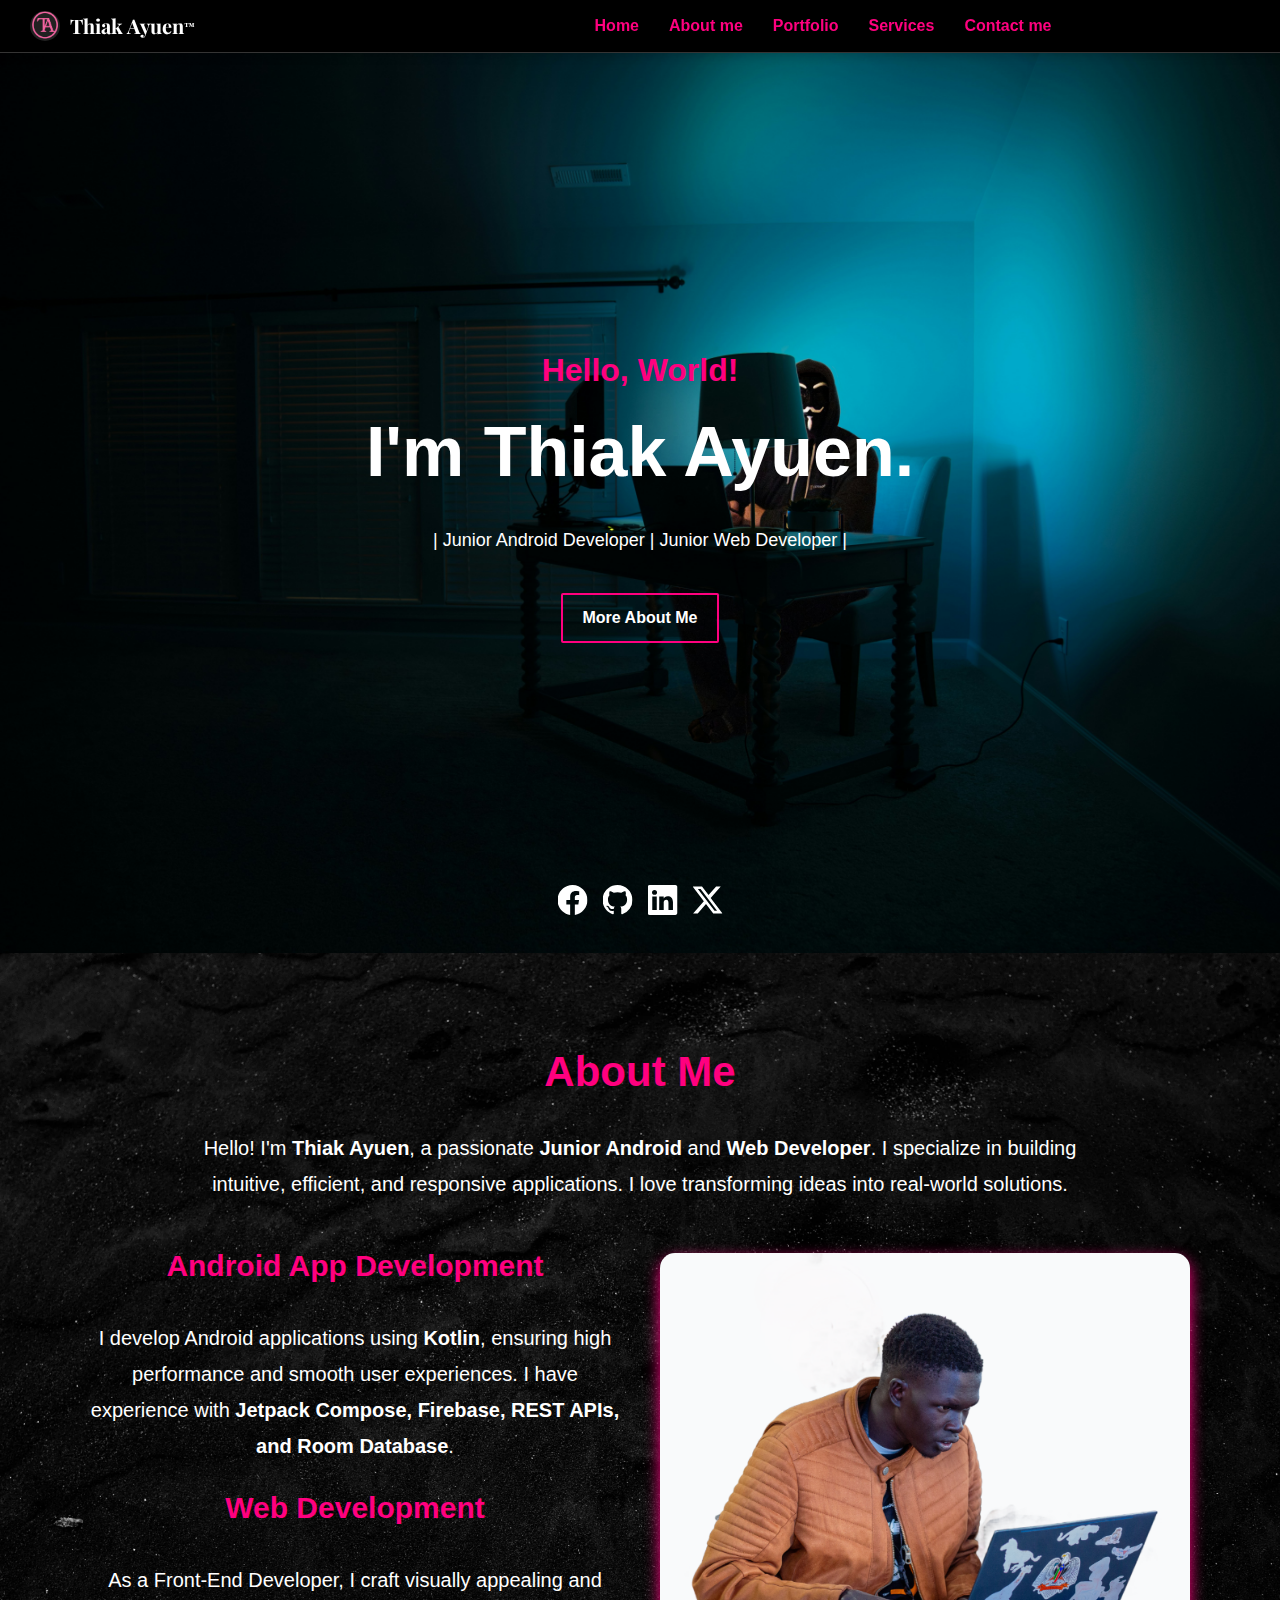
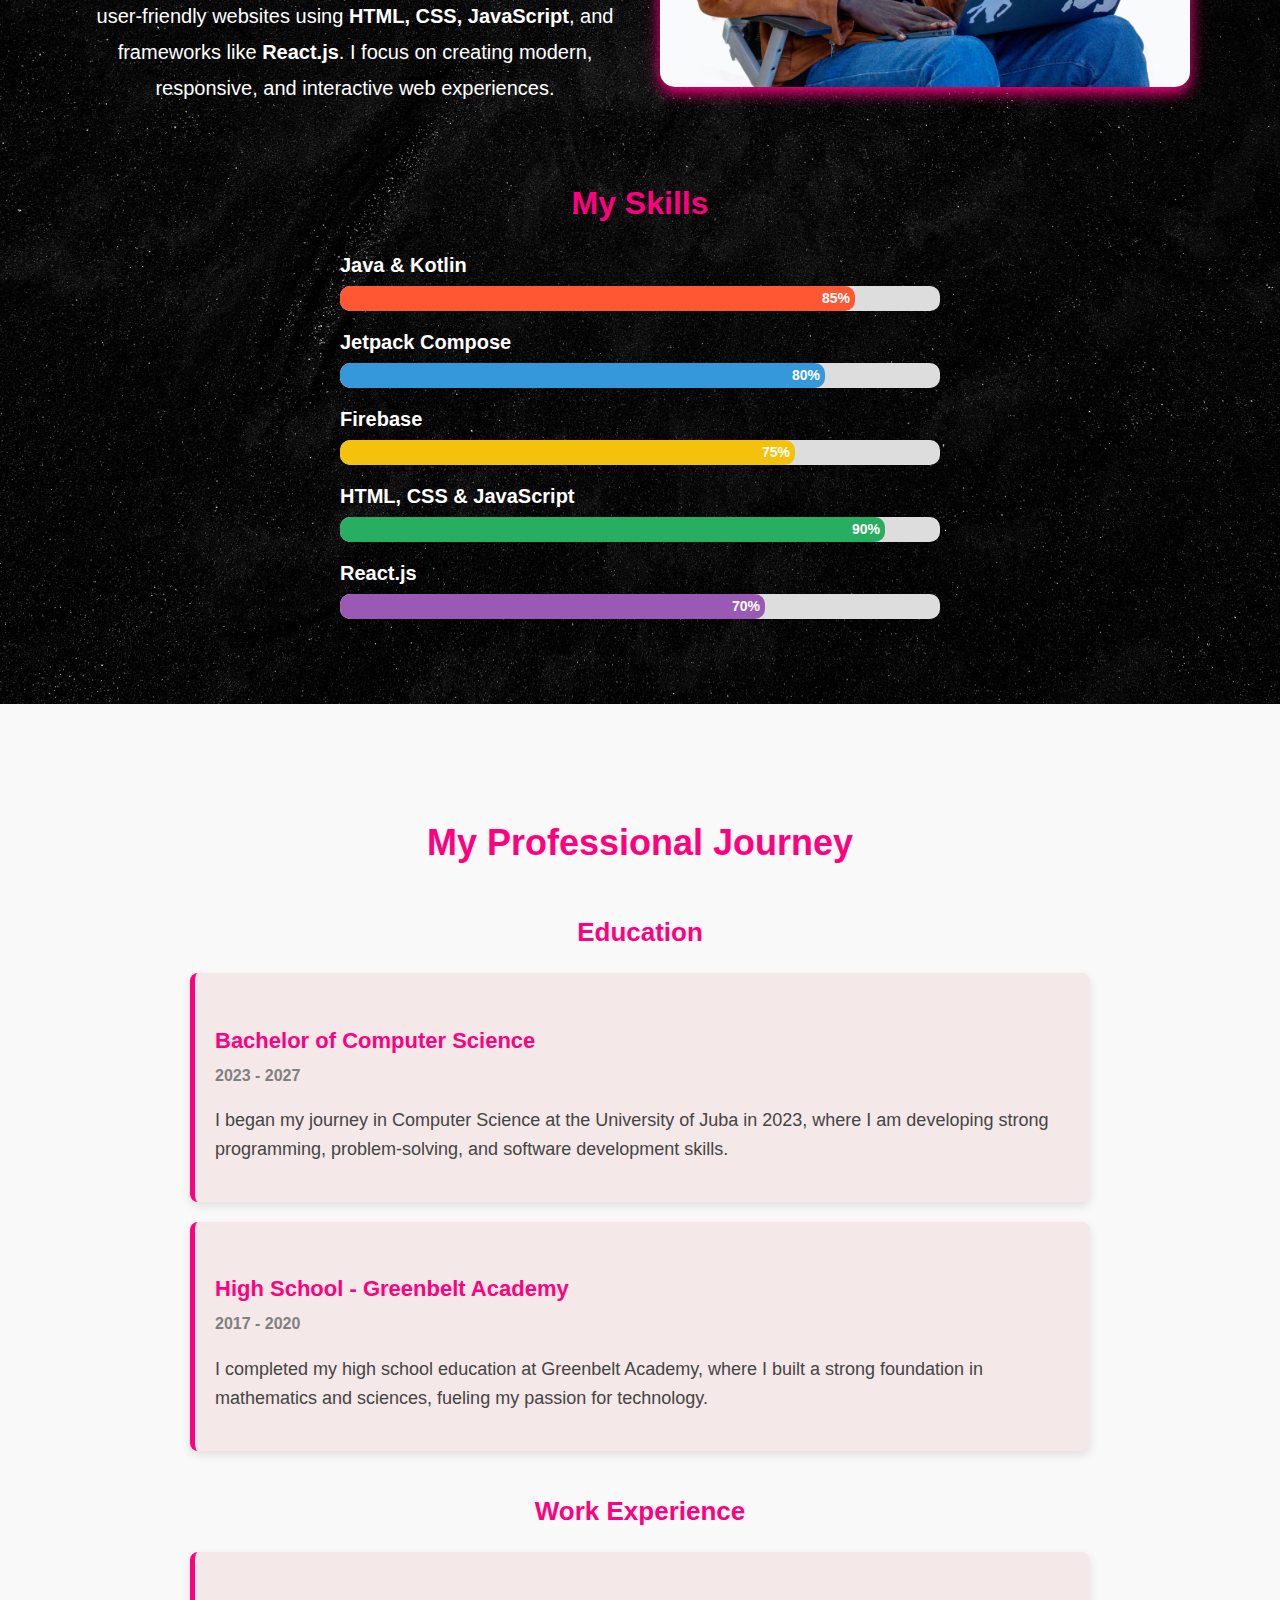
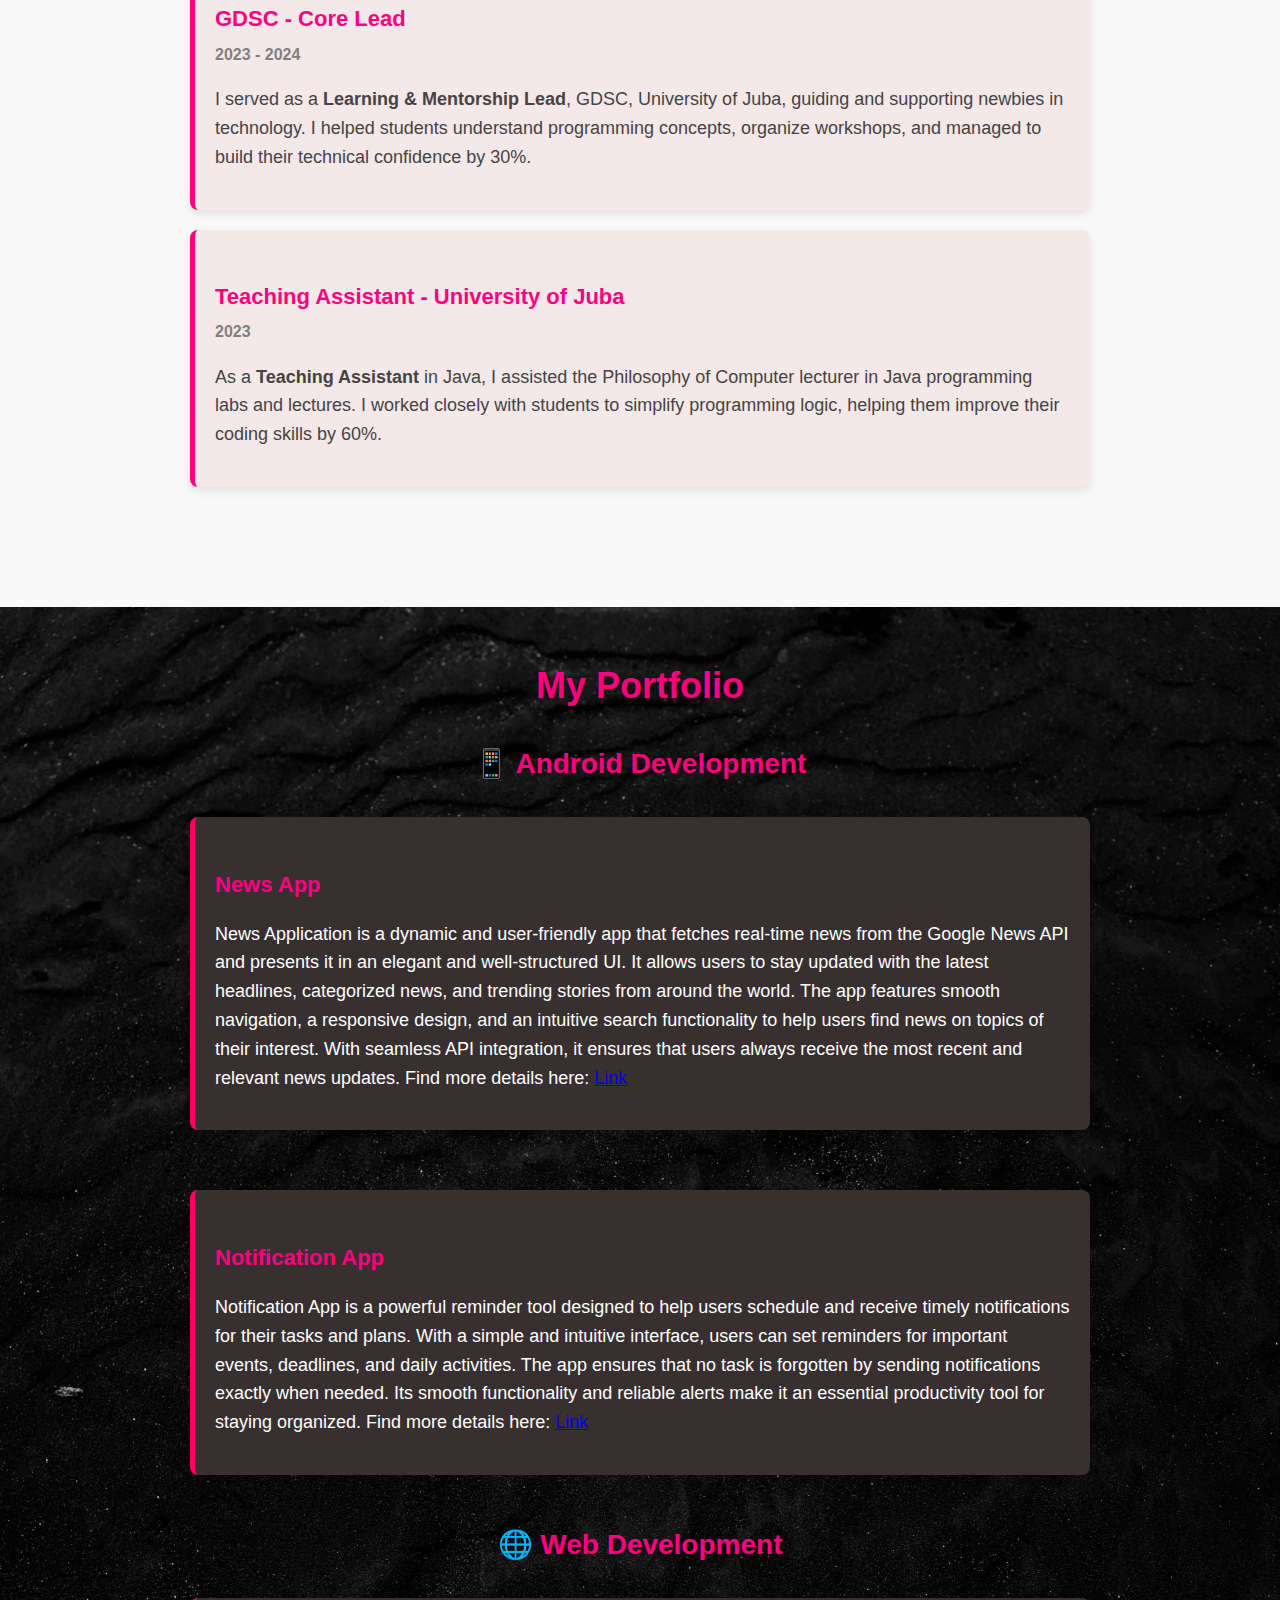
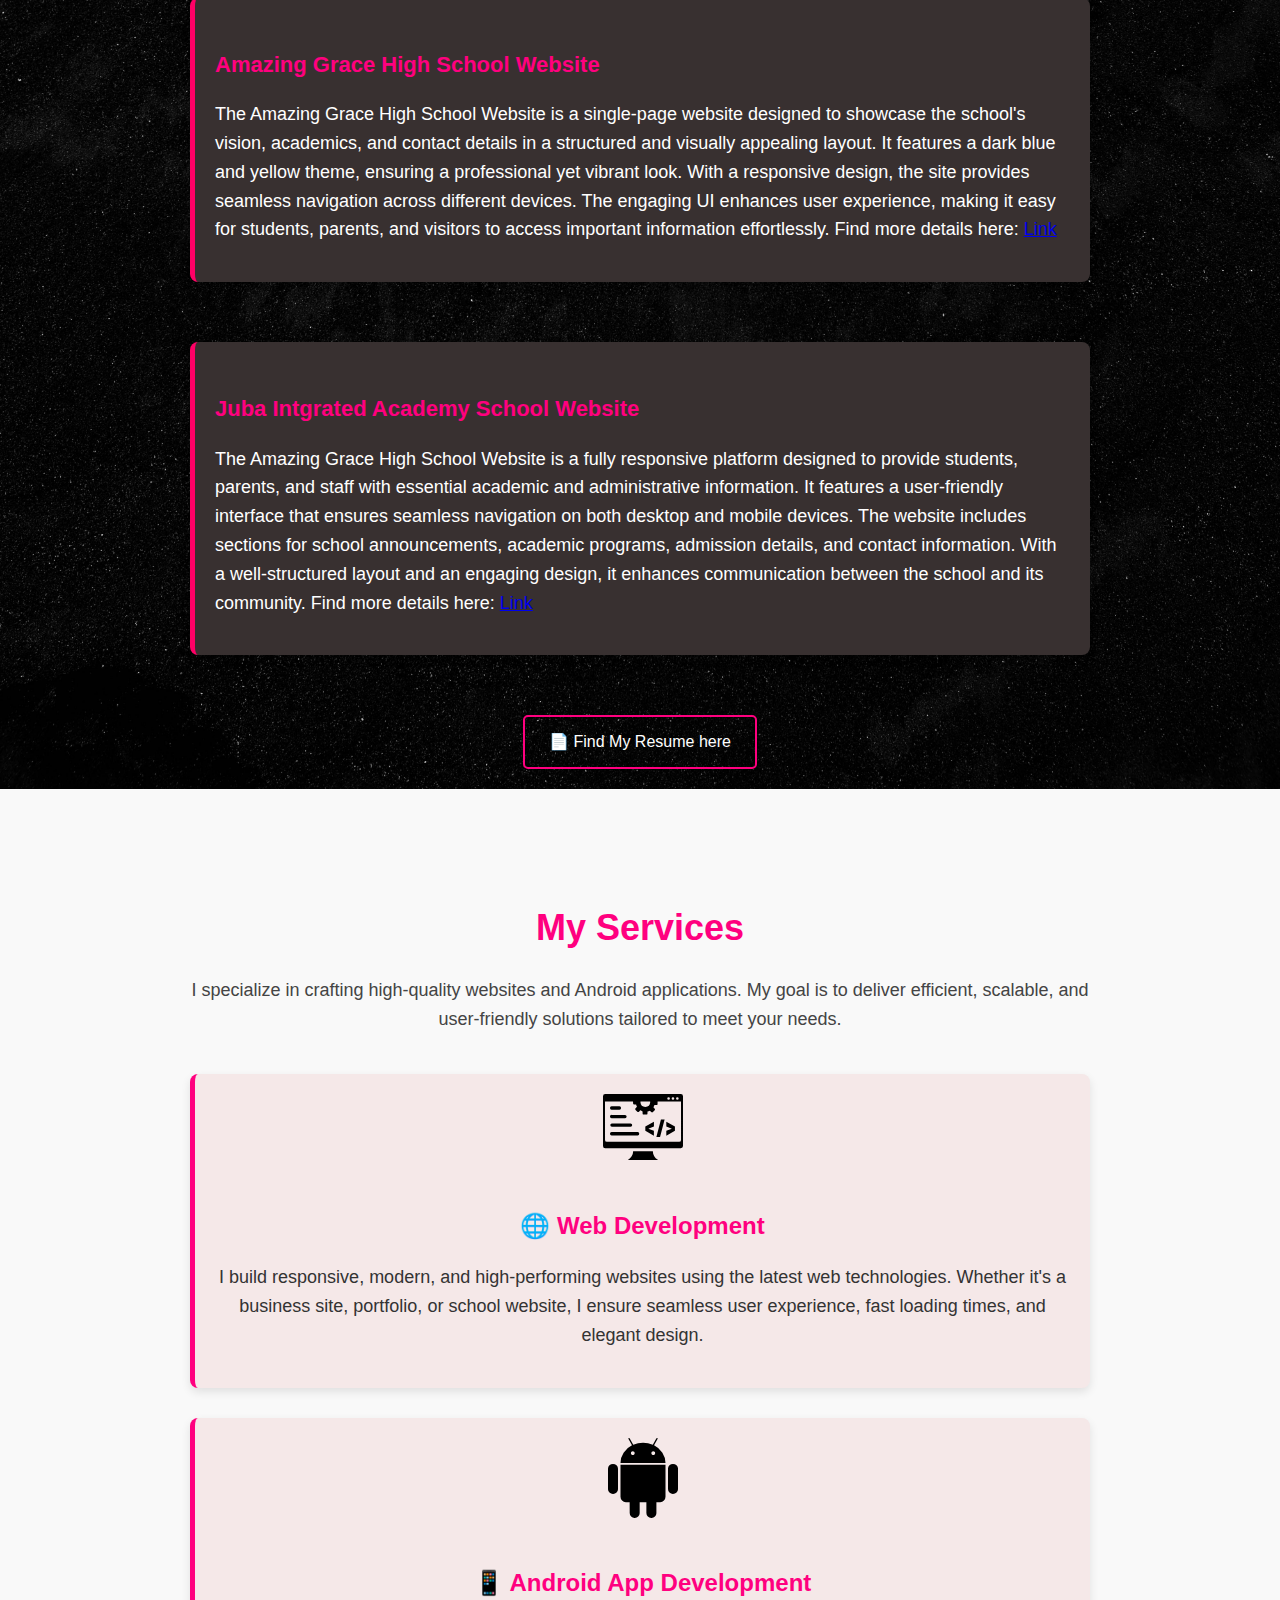
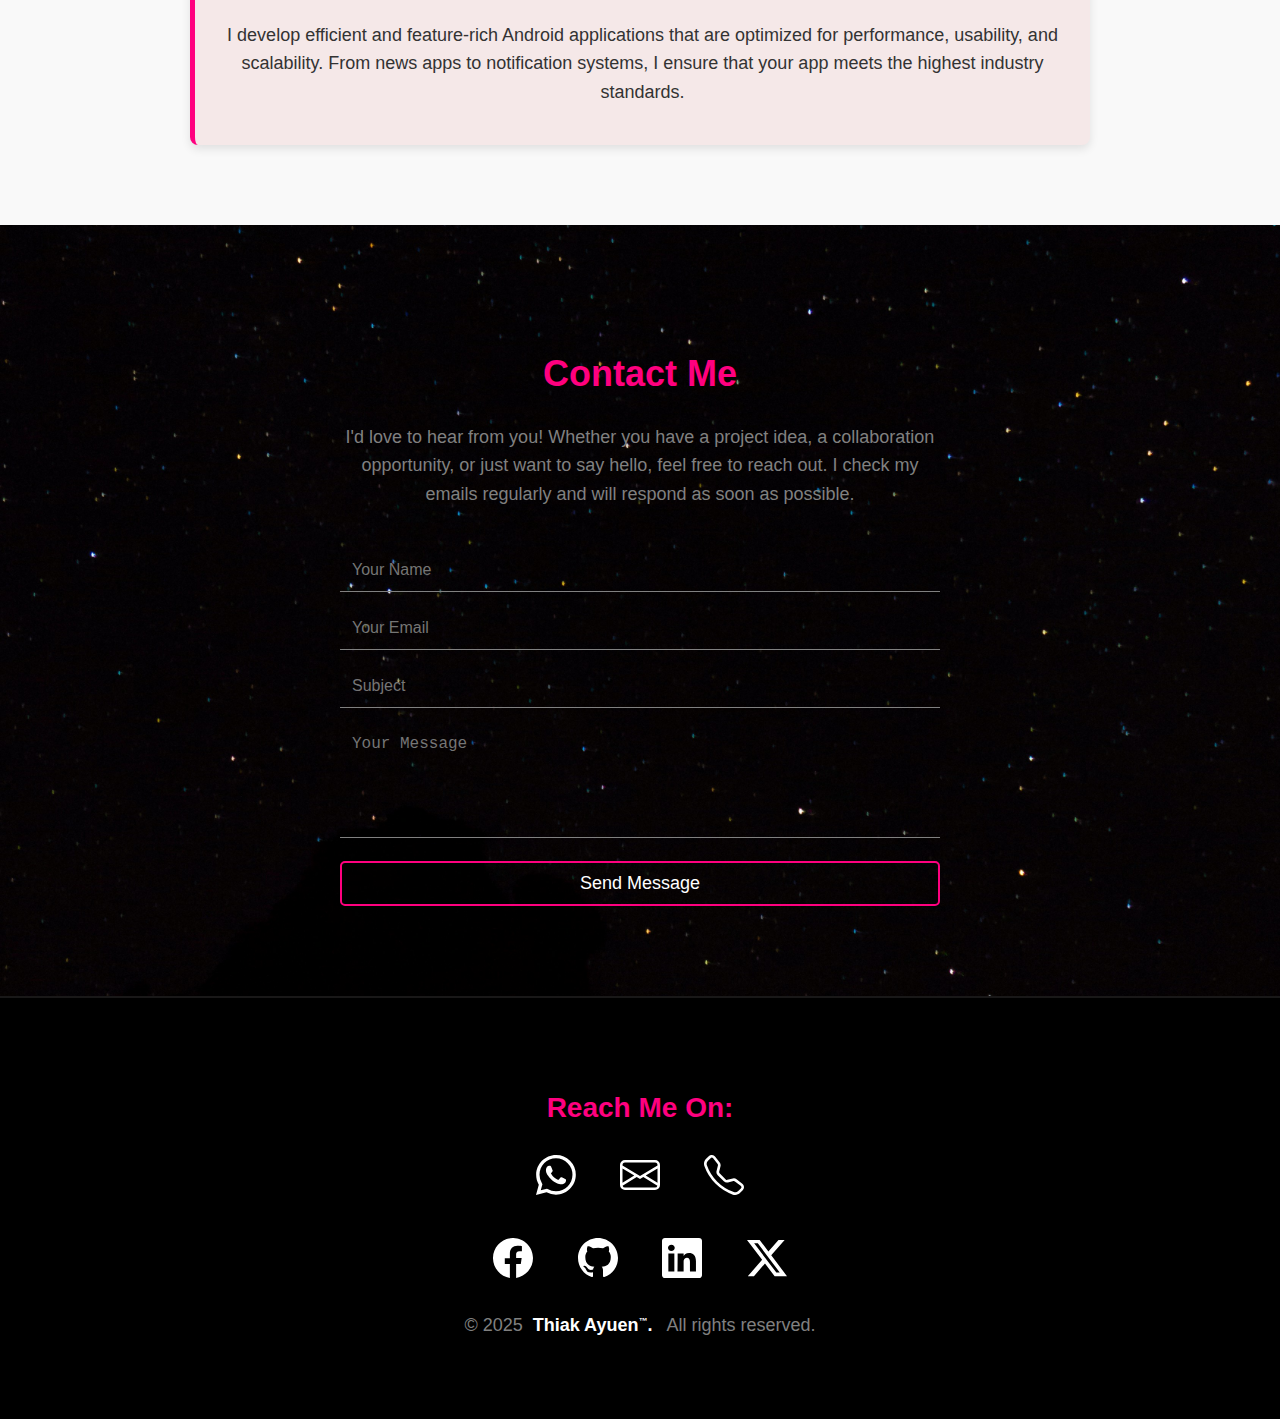
<file: index.html>
<!DOCTYPE html>
<html lang="en">
<head>

    <meta name="google-site-verification" content="gUVnkhGfsipgXSlMpKO1IBY78pAiS46PZYH4HhW3BF0" />
    <link href="https://fonts.googleapis.com/css2?family=Playfair+Display&display=swap" rel="stylesheet">
    
    <meta charset="UTF-8">
    <meta name="viewport" content="width=device-width, initial-scale=1.0">
    <title>Thiak Ayuen - Techie </title>
    <link rel="stylesheet" href="styles.css">
</head>
<body>

    <header>
        <div class="menu-container">
            <div class="menu-icon" id="hamburger">
                <span>☰</span>
                <span class="menu-name"><img src="thiaklogo.png" alt="my_logo">Thiak Ayuen<sup>™</sup></span>
            </div>


            <div class="sidebar" id="sidebar">
                <ul>
                    <li><a href="#hero">Home</a></li>
                    <li><a href="#about-me">About me</a></li>
                    <li><a href="#portfolio">Portfolio</a></li>
                    <li><a href="#services">Services</a></li>
                    <li><a href="#contact">Contact me</a></li>
                </ul>
            </div>
        </div>
    </header>

    <div class="overlay" id="overlay"></div>
      
    

     <!-- Hero Section -->
    <div class="hero" id="hero">

        <div class="hero-text">
            <h1>Hello, World!</h1>
            <h2>I'm Thiak Ayuen.</h2>
            <p>| Junior Android Developer | Junior Web Developer |</p>
            <p><a href="#about-me" class="button">More About Me</a></p>

            <div class="social-icons">
                <a href="https://www.facebook.com/thiakayuen/"><img src="facebook.svg" alt="facebook"></a>
                <a href="https://github.com/Thiakayuen"><img src="github.svg" alt="github"></a>
                <a href="https://www.linkedin.com/in/thiakayuen/"><img src="linkedin.svg" alt="linkedin"></a>
                <a href="https://x.com/Thiakmaleth1"><img src="twitter-x.svg" alt="x(formerly twitter)"></a>
            </div>
        </div>
    </div>

    <!-- About me section -->
    <section id="about-me" class="about-me">
        <div class="container">
            <h2>About Me</h2>
            <p class="intro-text">
                Hello! I'm <strong>Thiak Ayuen</strong>, a passionate <strong>Junior Android </strong> and <strong> Web Developer</strong>.  
                I specialize in building intuitive, efficient, and responsive applications. I love transforming ideas into real-world solutions.
            </p>
    
            <div class="about-content">
                <div class="about-text">
                    <h3>Android App Development</h3>
                    <p>
                        I develop Android applications using <strong>Kotlin</strong>, ensuring high performance and smooth user experiences.  
                        I have experience with <strong>Jetpack Compose, Firebase, REST APIs, and Room Database</strong>.
                    </p>
    
                    <h3>Web Development</h3>
                    <p>
                        As a Front-End Developer, I craft visually appealing and user-friendly websites using  
                        <strong>HTML, CSS, JavaScript</strong>, and frameworks like <strong>React.js</strong>.  
                        I focus on creating modern, responsive, and interactive web experiences.
                    </p>
                </div>
    
                <div class="about-image">
                    <img src="thiak.png" alt="Thiak Ayuen - Android & Web Developer">
                </div>
            </div>
    
            <!-- Skills Section -->
            <div class="skills">
                <h3>My Skills</h3>
            
                <div class="skill">
                    <span>Java &amp; Kotlin</span>
                    <div class="progress-bar"><div class="progress java-kotlin">85%</div></div>
                </div>
            
                <div class="skill">
                    <span>Jetpack Compose</span>
                    <div class="progress-bar"><div class="progress jetpack-compose">80%</div></div>
                </div>
            
                <div class="skill">
                    <span>Firebase</span>
                    <div class="progress-bar"><div class="progress firebase">75%</div></div>
                </div>
            
                <div class="skill">
                    <span>HTML, CSS &amp; JavaScript</span>
                    <div class="progress-bar"><div class="progress web-dev">90%</div></div>
                </div>
            
                <div class="skill">
                    <span>React.js</span>
                    <div class="progress-bar"><div class="progress react">70%</div></div>
                </div>
            </div>
        </div>
    </section>
    
    

    <section id="journey" class="journey">
        <div class="container">
            <h2>My Professional Journey</h2>
    
            <div class="timeline">
                <!-- Education Section -->
                <h3 class="section-headings">Education</h3>
                <div class="timeline-item">
                    <h4>Bachelor of Computer Science</h4>
                    <span class="year">2023 - 2027</span>
                    <p>
                        I began my journey in Computer Science at the University of Juba in 2023, where I am developing strong programming, problem-solving, and software development skills.
                    </p>
                </div>
    
                <div class="timeline-item">
                    <h4>High School - Greenbelt Academy</h4>
                    <span class="year">2017 - 2020</span>
                    <p>
                        I completed my high school education at Greenbelt Academy, where I built a strong foundation in mathematics and sciences, fueling my passion for technology.
                    </p>
                </div>
    
                <!-- Work Experience Section -->
                <h3 class="section-headings">Work Experience</h3>
                <div class="timeline-item">
                    <h4>GDSC - Core Lead</h4>
                    <span class="year">2023 - 2024</span>
                    <p>
                        I served as a <strong>Learning &amp; Mentorship Lead</strong>, GDSC, University of Juba, guiding and supporting newbies in technology.  
                        I helped students understand programming concepts, organize workshops, and managed to build their technical confidence by 30%.
                    </p>
                </div>
    
                <div class="timeline-item">
                    <h4>Teaching Assistant - University of Juba</h4>
                    <span class="year">2023</span>
                    <p>
                        As a <strong>Teaching Assistant</strong> in Java, I assisted the Philosophy of Computer lecturer in Java programming labs and lectures.  
                        I worked closely with students to simplify programming logic, helping them improve their coding skills by 60%.
                    </p>
                </div>
            </div>
        </div>
    </section>
    
    
    

    <section id="portfolio" class="portfolio">
        <div class="container">
            <h2>My Portfolio</h2>
    
            <!-- Android Projects -->
            <div class="portfolio-category">
                <h3>📱 Android Development</h3>
                <div class="portfolio-items">
                    <!-- News App -->
                    <div class="portfolio-item">
                        <h4>News App</h4>
                        <p>
                            News Application is a dynamic and user-friendly app that fetches real-time news from the Google 
                            News API and presents it in an elegant and well-structured UI. It allows users to stay updated 
                            with the latest headlines, categorized news, and trending stories from around the world. The app 
                            features smooth navigation, a responsive design, and an intuitive search functionality to help users
                             find news on topics of their interest. With seamless API integration, it ensures that users always
                              receive the most recent and relevant news updates. Find more details here: 
                              <a href="#hero" rel="noopener">Link</a>
                        </p>
                    </div>
    
                    <!-- Notification App -->
                    <div class="portfolio-item">
                        <h4>Notification App</h4>
                        <p>
                            Notification App is a powerful reminder tool designed to help users schedule and receive timely 
                            notifications for their tasks and plans. With a simple and intuitive interface, users can set 
                            reminders for important events, deadlines, and daily activities. The app ensures that no task is
                             forgotten by sending notifications exactly when needed. Its smooth functionality and reliable 
                             alerts make it an essential productivity tool for staying organized. Find more details here:
                             <a href="#hero" rel="noopener">Link</a>
                        </p>
                    </div>
                </div>
            </div>
    
            <!-- Web Development Projects -->
            <div class="portfolio-category">
                <h3>🌐 Web Development</h3>
                <div class="portfolio-items">
                    <!-- Amonto Girls Academy Website -->
                    <div class="portfolio-item">
                        <h4>Amazing Grace High School Website</h4>
                        <p>
                            The Amazing Grace High School Website is a single-page website designed to showcase the school's vision, 
                            academics, and contact details in a structured and visually appealing layout. It features a dark blue 
                            and yellow theme, ensuring a professional yet vibrant look. With a responsive design, the site 
                            provides seamless navigation across different devices. The engaging UI enhances user experience,
                            making it easy for students, parents, and visitors to access important information effortlessly.
                            Find more details here:
                            <a href="#hero" rel="noopener">Link</a>
                        </p>
                    </div>
    
                    <!-- Amazing Grace High School Website -->
                    <div class="portfolio-item">
                        <h4>Juba Intgrated Academy School Website</h4>
                        <p>
                            The Amazing Grace High School Website is a fully responsive platform designed to provide students, 
                            parents, and staff with essential academic and administrative information. It features a user-friendly
                             interface that ensures seamless navigation on both desktop and mobile devices. The website includes 
                             sections for school announcements, academic programs, admission details, and contact information. 
                             With a well-structured layout and an engaging design, it enhances communication between the school 
                             and its community. Find more details here:
                             <a href="#hero" rel="noopener">Link</a>

                        </p>
                    </div>
                </div>
            </div>
    
            <!-- Resume Download -->
            <div class="resume-download">
                <a href="cv/mycv.pdf" download class="resume-btn" target="_blank" rel="noopener">📄 Find My Resume here</a>
            </div>
        </div>
    </section>
    


    <section id="services" class="services">
        <div class="container">
            <h2>My Services</h2>
            <p class="services-intro">
                I specialize in crafting high-quality websites and Android applications.  
                My goal is to deliver efficient, scalable, and user-friendly solutions  
                tailored to meet your needs.
            </p>
    
            <div class="service-list">
                <!-- Web Development Service -->
                <div class="service-item">
                    <img src="web-development-icon.svg" alt="Web Development">
                    <h3>🌐 Web Development</h3>
                    <p>
                        I build responsive, modern, and high-performing websites  
                        using the latest web technologies. Whether it's a business site,  
                        portfolio, or school website, I ensure seamless user experience,  
                        fast loading times, and elegant design.
                    </p>
                </div>
    
                <!-- Android App Development Service -->
                <div class="service-item">
                    <img src="android2.svg" alt="Android Development">
                    <h3>📱 Android App Development</h3>
                    <p>
                        I develop efficient and feature-rich Android applications  
                        that are optimized for performance, usability, and scalability.  
                        From news apps to notification systems, I ensure that your app  
                        meets the highest industry standards.
                    </p>
                </div>
            </div>
        </div>
    </section>
    

    <!-- Contact Section -->
    <section id="contact" class="contact">
        <div class="container">
            <h2>Contact Me</h2>
            <p class="contact-intro">
                I'd love to hear from you! Whether you have a project idea,  
                a collaboration opportunity, or just want to say hello, feel free  
                to reach out. I check my emails regularly and will respond as soon as possible.
            </p>
    
            <form id="contact-form">
                <div class="form-group">
                    <input type="text" name="name" placeholder="Your Name" required>
                </div>
                <div class="form-group">
                    <input type="email" name="email" placeholder="Your Email" required>
                </div>
                <div class="form-group">
                    <input type="text" name="subject" placeholder="Subject" required>
                </div>
                <div class="form-group">
                    <textarea name="message" rows="5" placeholder="Your Message" required></textarea>
                </div>
                <button id="submit" type="submit">Send Message</button>
            </form>
        </div>
        <div id="popup-message">Message Sent!</div> 
    </section>  
    

    <footer>
        <div class="contact-me">
            <h3>Reach Me On:</h3>
        
        <div class="contact-icons">
            <a href="https://wa.me/message/UN2HIRVOOSZRJ1" target="_blank" rel="noopener noreferrer"><img src="whatsapp.svg" alt="WhatsApp"></a>
            <a href="mailto:ayuenthiak@gmail.com"><img src="envelope.svg" alt="Email"></a>
            <a href="tel:+211927694769"><img src="telephone.svg" alt="Call"></a>
        </div>
        <div class="contact-icons">
            <a href="https://www.facebook.com/thiakayuen/"><img src="facebook.svg" alt="facebook"></a>
            <a href="https://github.com/Thiakayuen"><img src="github.svg" alt="github"></a>
            <a href="https://www.linkedin.com/in/thiakayuen/"><img src="linkedin.svg" alt="linkedin"></a>
            <a href="https://x.com/Thiakmaleth1"><img src="twitter-x.svg" alt="x(formerly twitter)"></a>
            <p class="foot">&copy; 2025<a href="#hero">Thiak Ayuen<sup>™</sup>.</a> All rights reserved.</p>
        </div>
    </div>

    </footer>
    <script src="script.js"></script>

    <script src="https://formspree.io/js/formbutton-v1.min.js" defer></script>
  <script>
    window.formbutton=window.formbutton||function(){(formbutton.q=formbutton.q||[]).push(arguments)};
    formbutton("create", {action: "https://formspree.io/f/mqapdorq",
    })
  </script>
  
</body>
</html>
</file>
<file: styles.css>
body {
  font-family: 'Poppins', sans-serif;
  line-height: 1.6;
  margin: 0;
  padding: 0;
  background-color: black;
  font-size: 16px;
}


/* Desktop styles */
@media (min-width: 931px) {
  header {
    position: sticky;
    top: 0;
    width: 100%;
    background: black;
    z-index: 1000;
    box-shadow: 0 2px 10px rgba(0, 0, 0, 0.2);
    border-bottom: 1px solid rgb(53, 52, 52);
  }

  .menu-container {
    display: flex;
    align-items: center;
    justify-content: space-between;
    width: 100%;
    padding: 10px 30px;
  }

  .menu-icon {
    display: flex;
    align-items: center;
    background: none;
    border: none;
    font-size: 24px;
    color: white;
    cursor: default;
    height: auto;
  }

  .menu-icon span:first-child {
    display: none; 
  }

  .menu-name {
    font-size: 20px;
    font-weight: bold;
    color: white;
    margin-left: 0;
    font-family: 'Playfair Display', serif;
    display: flex;
    align-items: center;
  }

  .menu-name img {
    width: 30px;
    height: 30px;
    border-radius: 50%;
    margin-right: 10px;
  }

  sup {
    font-size: 0.5em; 
    vertical-align: super;
  }
  

  .sidebar {
    position: absolute;
    transform: translateX(-50%);
    display: flex;
    justify-content: center;
    align-items: center;
    padding: 0;
    box-shadow: none;
    right: 0;
  }

  .sidebar ul {
    display: flex;
    gap: 30px;
    list-style: none;
    margin: 0;
    padding: 0;
  }

  .sidebar li {
    margin: 0;
  }

  .sidebar a {
    color: rgb(255, 0, 127);
    font-size: 16px;
    text-decoration: none;
    padding: 10px 0;
    position: relative;
    transition: color 0.3s;
    font-weight: bold;
  }
  
  .sidebar a::after {
    content: "";
    position: absolute;
    bottom: 0;
    left: 0;
    width: 0%;
    height: 2px;
    background-color: rgb(255, 0, 127);
    transition: width 0.3s ease-in-out;
  }
  
  .sidebar a:hover::after {
    width: 100%;
  }
  

  .overlay {
    display: none !important;
  }
}


@media (max-width: 930px) {
  /* Menu container */
  .menu-container {
    position: fixed; 
    top: 40px; 
    left: 10px;
    z-index: 1001;
    width: 90px !important;
  }

  .menu-icon {
    display: flex;
    align-items: center;
    justify-content: space-between; 
    width: 100%; 
    height: 40px; 
    background: rgb(255, 0, 127);
    color: black;
    font-size: 20px;
    cursor: pointer;
    border-radius: 10px 10px 0 0;
    border: none;
    padding: 0 15px; 
    transition: background 0.3s ease-in-out, opacity 0.3s ease;
  }

  .menu-name {
    font-size: 11px !important;  
    font-weight: lighter;
    color: #ffffff;
    margin-left: 2px;
  }

  .menu-name img {
    display: none;
  }

  .hidden {
    opacity: 0; 
    transform: translateY(-10px); 
    pointer-events: none; 
  }

  /* Sidebar (Mobile only) */

  .sidebar {
    position: absolute;
    top: 100%;
    left: 0;
    width: 120px !important;
    max-width: 300px;
    background: rgb(255, 0, 127) !important;
    padding-top: 20px;
    transition: transform 0.3s ease-in-out;
    box-shadow: 2px 0 10px rgba(0, 0, 0, 0.2);
    border-radius: 0 0 10px 10px;
    border: none;
    transform: translateY(-10px) scaleY(0);
    transform-origin: top;
    z-index: 1000;
  }

  .sidebar.open {
    transform: translateY(0) scaleY(1);
  }

  .sidebar ul {
    list-style: none;
    padding: 0;
    margin: 0;
  }

  .sidebar a {
    display: block; 
    color: white;
    padding: 10px 20px;
    text-decoration: none;
    font-size: 14px;
    position: relative;
    transition: 0.3s;
  }

  .sidebar a::after {
    content: "";
    position: absolute;
    left: 0;
    bottom: 0;
    width: 0%;
    height: 2px;
    background-color: white;
    transition: width 0.3s ease-in-out;
  }

  .sidebar a:hover::after {
    width: 100%;
  }

  .overlay {
    position: fixed;
    top: 0;
    left: 0;
    width: 100%;
    height: 100%;
    background: rgba(0, 0, 0, 0.5);
    display: none;
    transition: 0.3s;
  }

  .overlay.active {
    display: block;
  }
}


/* Hero Section */
.hero {
  width: 100%;
  height: 100vh; 
  background: url('pexel.jpg') no-repeat center center/cover;
  display: flex;
  align-items: center;
  justify-content: center;
  text-align: center;
  position: relative;
  flex-direction: column;
  color: white;
}

.hero-text {
  padding: 20px;
  border-radius: 10px;
  color: white;
  z-index: 2;
}

/* Mobile View Adjustments */
@media screen and (max-width: 768px) {
  .hero .hero-text h1 {
    font-size: 18px !important;
  }

  .hero .hero-text h2 {
    font-size: 26px !important;
  }

  .hero-text p {
    font-size: 15px !important;
    padding: 0 10px !important; 
  }
  .button {
    font-size: 15px !important;
    font-weight: lighter !important;
  }
  .social-icons img {
    width: 20px !important;
    height: 20px !important; 
  }
}

.hero h1 {
  margin: 0;
  color: rgb(255, 0, 127);
  margin: 0;
  padding: 0;
}

.hero h2 {
  margin: 0px;
  font-size: 70px;
  font-weight: bold;
  padding: 0;
}

.hero p {
  font-size: 18px;
  max-width: 600px;
  padding: 0;
  text-align: center;
}

.button {
  margin-top: 20px;
  display: inline-block;
  padding: 10px 20px;
  border-radius: 2px;
  border: 2px solid rgb(255, 0, 127);
  background: transparent;
  color: white;
  font-size: 16px;
  font-weight: bold;
  text-decoration: none;
  cursor: pointer;
  transition: 0.3s ease-in-out;
}

.button:hover {
  transform: scale(0.9);
  background: rgba(255, 0, 127, 0.2); 
}

.social-icons {
  position: absolute;
  bottom: 30px; 
  left: 50%;
  transform: translateX(-50%); 
  display: flex;
  gap: 15px;
}

.social-icons img {
  width: 30px;
  height: 30px;
  transition: 0.3s ease-in-out;
    filter: invert(1); 
}

.social-icons a:hover img {
  transform: scale(1.2);
}


/* About Me Section */
/* Mobile view */
@media (max-width: 768px) {
  .about-content {
    flex-direction: column-reverse; 
    text-align: center;
  }

  .about-text {
    padding-right: 0; 
  }

  .about-text h3 {
    text-align: center;
    font-size: 18px;
  } 
  .about-text p {
    text-align: center;
    font-size: 15px;
  }

  .about-me .container p {
    font-size: 15px !important;
  }

  .about-me h2 {
    font-size: 22px !important;
    margin-bottom: 15px !important;
  }

  .about-content .about-text h3 {
    font-size: 18px;
    margin-top: 20px;
  }
}


.about-me .container p {
  font-size: 20px;
}

.about-me {
  background: url('portfilio.jpg') no-repeat center center/cover;; 
  color: white;
  padding: 50px 20px;
  text-align: center;
}

.about-me .container {
  max-width: 1100px;
  margin: auto;
}

.about-me h2 {
  font-size: 42px;
  margin-bottom: 25px;
  color: rgb(255, 0, 127);
}

.about-me .intro-text {
  font-size: 20px;
  max-width: 900px;
  margin: auto;
  line-height: 1.8;
}

.about-content {
  display: flex;
  align-items: center;
  justify-content: space-between;
  flex-wrap: wrap;
  margin-top: 20px;
}

.about-text {
  flex: 1;
  text-align: left;
  padding-right: 40px;
}

.about-text h3 {
  font-size: 30px;
  color: rgb(255, 0, 127);
  margin-top: 20px;
  text-align: center;
}

.about-text p {
  font-size: 20px;
  line-height: 1.8;
  text-align: center;
}

.about-image {
  flex: 1;
  text-align: center;
}

.about-image img {
  max-width: 100%;
  border-radius: 15px; 
  box-shadow: 0 6px 15px rgb(255, 0, 127);
  height: auto;
}


/* Skills Section */
.skills {
  max-width: 600px;
  margin: auto;
  text-align: center;
  padding: 20px;
}

.skills h3 {
  font-size: 32px;
  color: rgb(255, 0, 127);
  margin-bottom: 20px;
}

@media(max-width: 768px) {
  .skills h3 {
    font-size: 20px;
  }
  .skills .skill {
    text-align: center;
    margin: 15px 0;
  }
  .skills .skill span {
    font-size: 16px;
  }
  .skill .progress-bar {
    height: 20px;
  }
  .skill .progress {
    font-size: 10px;
  }
}

.skill {
  margin: 15px 0;
  text-align: left;
}

.skill span {
  font-size: 20px;
  font-weight: bold;
  display: block;
  margin-bottom: 5px;
}

/* Progress Bar */
.progress-bar {
  width: 100%;
  height: 25px;
  background: #ddd;
  border-radius: 10px;
  overflow: hidden;
  position: relative;
}

.progress {
  height: 100%;
  color: white;
  font-size: 14px;
  font-weight: bold;
  text-align: right;
  padding-right: 5px;
  line-height: 25px;
  border-radius: 10px;
}

.java-kotlin { width: 85%; background: #ff5733; }
.jetpack-compose { width: 80%; background: #3498db; }
.firebase { width: 75%; background: #f4c20d; }
.web-dev { width: 90%; background: #27ae60; }
.react { width: 70%; background: #9b59b6; }


/* Professional Journey Section */
.journey {
  background: #f9f9f9;
  color: #444;
  padding: 80px 20px;
  text-align: center;
}

.journey .container {
  max-width: 900px;
  margin: auto;
}

.journey h2 {
  font-size: 36px;
  color: rgb(255, 0, 127);
  margin-bottom: 30px;
}

.section-headings {
  font-size: 26px;
  color: rgb(255, 0, 127);
  text-align: center;
  margin: 40px 0 20px;
  font-weight: bold;
}

.timeline {
  text-align: left;
  margin-bottom: 40px;
}

.timeline-item {
  background: rgb(245, 232, 232);
  padding: 20px;
  border-left: 5px solid rgb(255, 0, 127);
  box-shadow: 0 4px 10px rgba(0, 0, 0, 0.1);
  margin-bottom: 20px;
  border-radius: 8px;
}

.timeline-item h4 {  
  font-size: 22px;
  color: rgb(255, 0, 127);
  margin-bottom: 5px;
}

.timeline-item .year {
  display: block;
  font-size: 16px;
  color: grey;
  font-weight: bold;
  margin-bottom: 10px;
}

.timeline-item p {
  font-size: 18px;
  line-height: 1.6;
}

/* Responsive Styles */
@media (max-width: 768px) {
  .journey {
    padding: 20px 20px;
  }

  .journey h2 {
    font-size: 22px;
    margin-bottom: 20px;
  }

  .section-headings {
    font-size: 18px;
    margin: 30px 0 15px;
  }

  .timeline-item h4 {  
    font-size: 16px;
  }

  .timeline-item p {
    font-size: 15px !important;
  }
}



/* Portfolio Section */
.portfolio {
  background: url('portfilio.jpg') no-repeat center center/cover;
  color: #fff;
  padding: 20px 20px;
  text-align: center;
}

.portfolio .container {
  max-width: 900px;
  margin: auto;
}

@media(max-width: 768px) {
  .portfolio {
    padding: 30px 20px;
  }
  .portfolio .container h2 {
    font-size: 22px;
  }
  .container .portfolio-category h3 {
    font-size: 18px;
  }
   .portfolio-items .portfolio-item h4 {
    font-size: 16px;
  }

  .portfolio-items .portfolio-item p {
    font-size: 15px;
  }
  .resume-btn {
    font-size: 14px !important;
  }
}

.portfolio h2 {
  font-size: 36px;
  color: rgb(255, 0, 127); 
  margin-bottom: 10px;
}

.portfolio-category {
  margin-bottom: 20px;
}

.portfolio-category h3 {
  font-size: 28px;
  color: rgb(255, 0, 127); 
  margin-bottom: 10px;
}

.portfolio-items {
  display: flex;
  flex-direction: column;
  gap: 20px;
}

.portfolio-item {
  background: rgb(56, 48, 48);
  padding: 20px;
  border-left: 5px solid #ff0066;
  box-shadow: 0 4px 10px rgba(0, 0, 0, 0.1);
  border-radius: 8px;
  text-align: left;
  color: white;
  margin: 20px 0;
}

.portfolio-item h4 {
  font-size: 22px;
  color: rgb(255, 0, 127);
  margin-bottom: 5px;
}

.portfolio-item p {
  font-size: 18px;
  line-height: 1.6;
}

.resume-download {
  margin-top: 40px;
}

.resume-btn {
  display: inline-block;
  padding: 12px 24px;
  background:transparent;
  color: white;
  cursor: pointer;
  font-size: 16px;
  text-decoration: none;
  border-radius: 5px;
  border: 2px solid rgb(255, 0, 127);
  transition: 0.3s ease-in-out;
}

.resume-btn:hover {
  transform: scale(0.9);
  background: rgba(255, 0, 127, 0.2); 
}


/* Services Section */
.services {
  background: #f9f9f9;
  color: black;
  padding: 80px 20px;
  text-align: center;
}

.services .container {
  max-width: 900px;
  margin: auto;
}

@media(max-width: 768px) {
  .services {
    padding: 30px 20px;
  }
  .services .container h2 {
    font-size: 22px;
  }
  .container .services-intro {
    font-size: 15px;
  }
  .service-list .service-item h3 {
    font-size: 18px;
  }
  .service-list .service-item p {
    font-size: 15px;
  }
}

.services h2 {
  font-size: 36px;
  color: rgb(255, 0, 127); 
  margin-bottom: 20px;
}

.services-intro {
  font-size: 18px;
  margin-bottom: 40px;
  color: #444;
}

.service-list {
  display: flex;
  flex-direction: column;
  gap: 30px;
}

.service-item {
  background: rgb(245, 232, 232);
  padding: 20px;
  box-shadow: 0 4px 10px rgba(0, 0, 0, 0.1);
  text-align: center;
  border-radius: 8px;
  border-left: 5px solid rgb(255, 0, 127);
}

.service-item img {
  width: 80px;
  height: auto;
  margin-bottom: 15px;
}

.service-item h3 {
  font-size: 24px;
  color: rgb(255, 0, 127);
  margin-bottom: 10px;
}

.service-item p {
  font-size: 18px;
  line-height: 1.6;
  color: #333;
}


/* Contact Section */
.contact {
  background: url('portfi.jpg') no-repeat center center/cover;
  color: white;
  padding: 80px 20px;
  text-align: center;
  box-sizing: border-box; 
  overflow-x: hidden;
}

.contact .container {
  max-width: 600px;
  margin: auto;
  padding: 10px;
}

@media (max-width: 768px) {
  .contact {
    padding: 30px 20px;
    margin: 10px;
  }
  .contact .container {
    max-width: 100%;
    margin: 0 auto; 
    padding: 10px; 
    box-sizing: border-box;
  }
  .contact .container h2 {
    font-size: 22px;
  }
  .contact .container p {
    font-size: 15px;
  }
  form {
    max-width: 100%;
    margin: 0 auto; 
    text-align: center;
    font-size: 15px;
  }
   form button {  
    font-size: 12px;
    margin: 20px 60px;
  }
}

.contact h2 {
  font-size: 36px;
  color: rgb(255, 0, 127); 
  margin-bottom: 20px;
}

.contact-intro {
  font-size: 18px;
  margin-bottom: 40px;
  color: grey;
}

/* Contact Form */
form {
  display: flex;
  flex-direction: column;
  gap: 15px;
  align-items: stretch;
  width: 100%;
}

.form-group {
  width: 100%;
}

.form-group input,
.form-group textarea {
  width: 100%; 
  padding: 12px;
  border: none;
  border-bottom: 1px solid gray;
  font-size: 16px;
  color: white;
  outline: none;
  box-sizing: border-box; 
  background: transparent;
}

.form-group input:focus,
.form-group textarea:focus {
  border-bottom: 2px solid rgb(255, 0, 127);
  background-color: white;
  color: black;
}

.form-group textarea {
  resize: none;
}

button {
  background: transparent;
  color: white;
  padding: 10px 20px;  
  font-size: 18px;
  border: 2px solid rgb(255, 0, 127); 
  border-radius: 5px; 
  cursor: pointer;
  transition: transform 0.3s ease-in-out, background 0.3s ease-in-out;
}

button:hover {
  transform: scale(0.9); 
  background: rgba(255, 0, 127, 0.2); 
}


/* Footer */
footer {
  text-align: center;
  background: black; 
  padding: 20px;
  border-top: 2px solid rgb(25, 24, 24);
}

footer a {
  display: inline-block;
  margin: 10px;
}

@media(max-width: 768px) {
  footer {
    padding: 20px 20px;
  }
  footer .contact-me h3 {
    font-size: 20px;
  }
  footer .contact-me .contact-icons img {
    width: 18px; 
    height: auto;
    filter: invert(1); 
    transition: transform 0.3s;
  }
  footer .contact-me .contact-icons p {
    font-size: 12px;
  }
  .contact-icons p a {
    color: white;
  }
}

footer img {
  width: 30px; 
  height: auto;
  filter: invert(1); 
  transition: transform 0.3s;
}

footer img:hover {
  transform: scale(1.1);
}

footer p {
  color: grey;
  margin-top: 10px;
  font-size: 18px;
}

.foot a {
  text-decoration: none;
  color: white;
}


.contact-me {
  text-align: center;
  padding: 40px;
  background: black; 
  color: white;
}

.contact-me h3 {
  font-size: 28px;
  color: rgb(255, 0, 127);
  margin-bottom: 10px;
}

.contact-me p {
  font-size: 18px;
  margin: 5px 0;
}

.contact-me a {
  color: #ff0066;
  text-decoration: none;
  font-weight: bold;
}

.contact-me a:hover {
  text-decoration: underline;
}

/* Icons */
.contact-icons {
  margin-top: 15px;
}

.contact-icons img {
  width: 40px;
  height: 40px;
  margin: 0 10px;
  transition: transform 0.3s;
}

.contact-icons p a {
  color: white;
}

.contact-icons p a:hover {
  color: white;
  text-decoration: none;
}

.contact-icons img:hover {
  transform: scale(1.2);
}


/* Popup Message */
#popup-message {
  display: none; 
  position: fixed; 
  top: 50%; 
  left: 50%; 
  transform: translate(-50%, -50%);
  background: rgb(255, 0, 127); 
  color: white; 
  padding: 10px; 
  border-radius: 5px;
}
</file>
